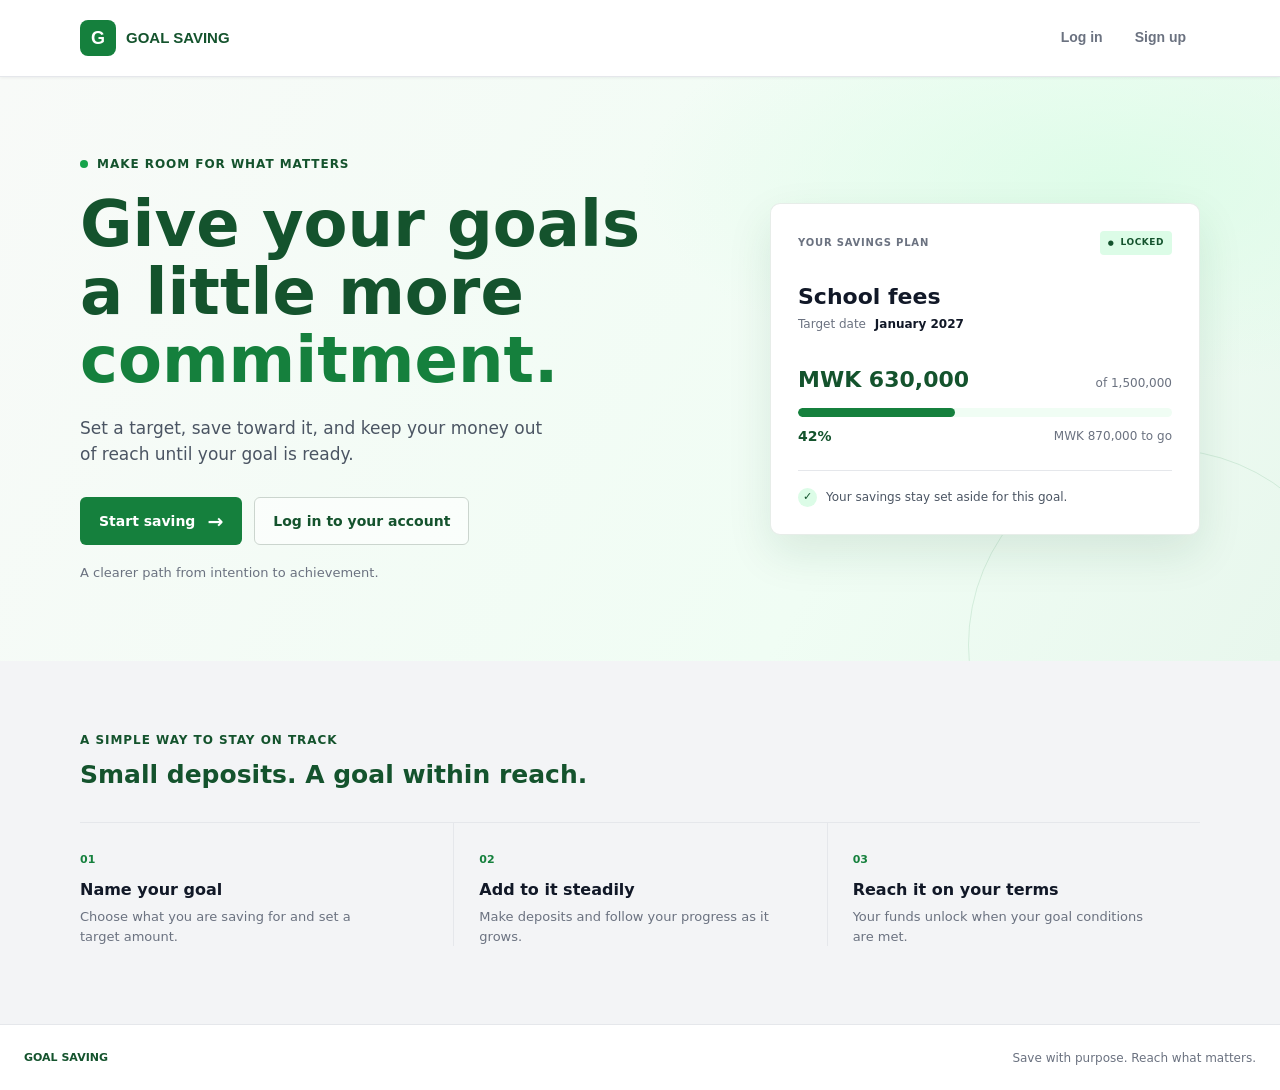
<file: pages/index.html>
<!doctype html>
<html lang="en">

<head>
    <meta charset="utf-8">
    <meta name="viewport" content="width=device-width, initial-scale=1">
    <meta name="description" content="Save with purpose by locking money toward the goals that matter to you.">
    <title>Goal Saving | Save with purpose</title>
    <link rel="stylesheet" href="../styles/landing.css">
    <link rel="stylesheet" href="../utils/navbar.css">
</head>

<body>
    <header class="app-navbar" data-mode="public">
        <div class="navbar-inner">
            <a class="navbar-brand" href="index.html" aria-label="Goal Saving home">
                <span class="navbar-brand-mark" aria-hidden="true">G</span>
                <span>GOAL SAVING</span>
            </a>
            <nav class="navbar-nav" aria-label="Account navigation">
                <a href="login.html">Log in</a>
                <a href="signup.html">Sign up</a>
            </nav>
        </div>
    </header>

    <main>
        <section class="hero">
            <div class="hero-copy">
                <p class="eyebrow"><span></span> Make room for what matters</p>
                <h1>Give your goals a little more <em>commitment.</em></h1>
                <p class="hero-description">Set a target, save toward it, and keep your money out of reach until your
                    goal is ready.</p>
                <div class="hero-actions">
                    <a class="button primary" href="signup.html">Start saving <span aria-hidden="true">&rarr;</span></a>
                    <a class="button secondary" href="login.html">Log in to your account</a>
                </div>
                <p class="hero-note">A clearer path from intention to achievement.</p>
            </div>

            <aside class="goal-preview" aria-label="Example savings goal">
                <div class="preview-topline">
                    <span class="preview-label">YOUR SAVINGS PLAN</span>
                    <span class="lock-indicator"><span aria-hidden="true">&#9679;</span> LOCKED</span>
                </div>
                <h2>School fees</h2>
                <p class="preview-date">Target date <strong>January 2027</strong></p>
                <div class="amount-row">
                    <span>MWK 630,000</span>
                    <span>of 1,500,000</span>
                </div>
                <div class="progress-track" role="img" aria-label="42 percent saved toward the school fees goal">
                    <span></span>
                </div>
                <div class="progress-caption"><strong>42%</strong><span>MWK 870,000 to go</span></div>
                <div class="preview-rule"><span aria-hidden="true">&#10003;</span> Your savings stay set aside for this
                    goal.</div>
            </aside>
        </section>

        <section class="how-it-works" aria-label="How goal saving works">
            <div class="section-heading">
                <p class="eyebrow">A simple way to stay on track</p>
                <h2>Small deposits. A goal within reach.</h2>
            </div>
            <div class="steps">
                <article class="step">
                    <span class="step-number">01</span>
                    <h3>Name your goal</h3>
                    <p>Choose what you are saving for and set a target amount.</p>
                </article>
                <article class="step">
                    <span class="step-number">02</span>
                    <h3>Add to it steadily</h3>
                    <p>Make deposits and follow your progress as it grows.</p>
                </article>
                <article class="step">
                    <span class="step-number">03</span>
                    <h3>Reach it on your terms</h3>
                    <p>Your funds unlock when your goal conditions are met.</p>
                </article>
            </div>
        </section>
    </main>

    <footer class="site-footer">
        <span class="footer-brand">GOAL SAVING</span>
        <span>Save with purpose. Reach what matters.</span>
    </footer>
</body>

</html>
</file>
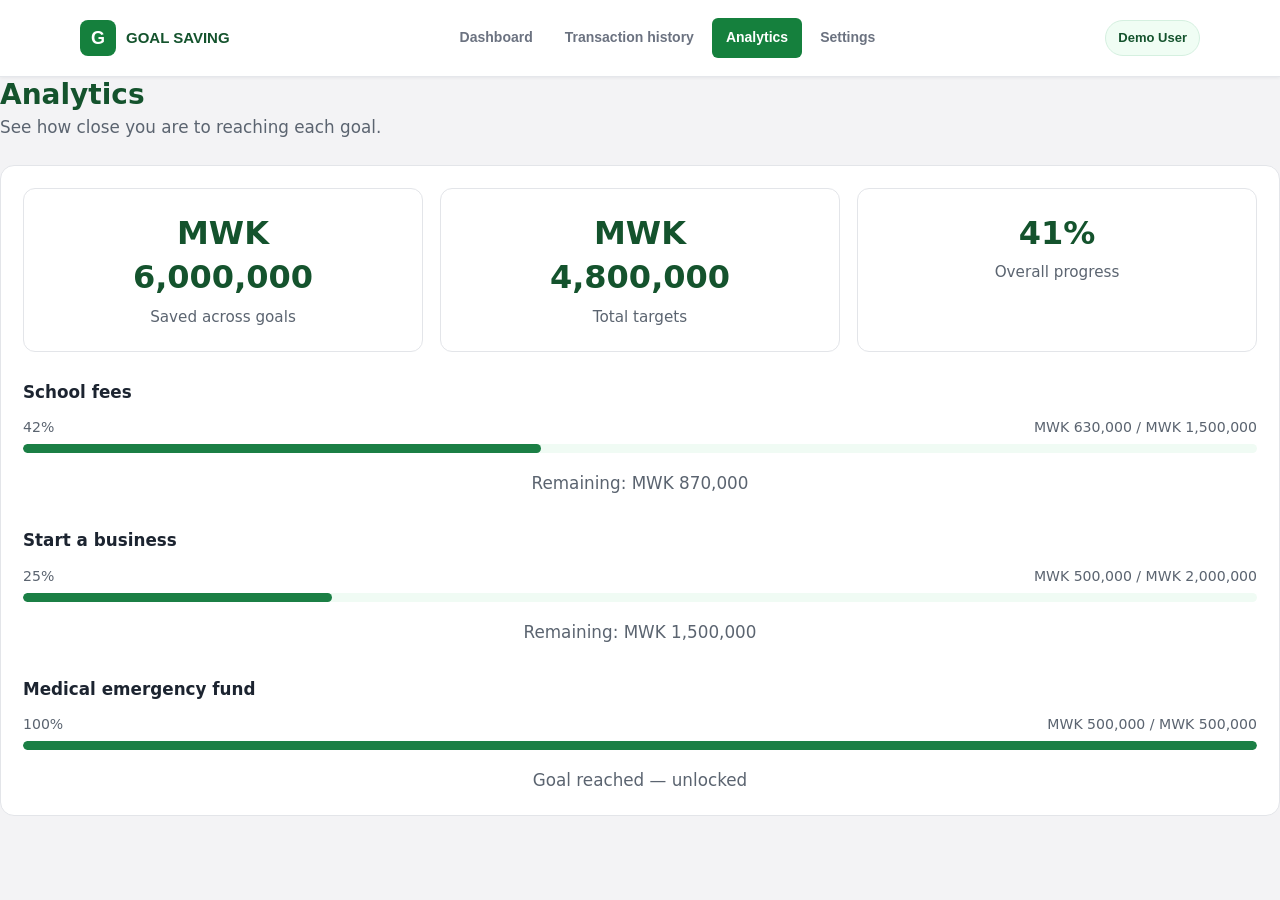
<file: pages/analytics.html>
<!DOCTYPE html>
<html lang="en">

<head>
  <meta charset="utf-8">
  <meta name="viewport" content="width=device-width, initial-scale=1">
  <title>Analytics - Goal Saving</title>
  <link rel="stylesheet" href="../styles/analytics.css">
  <link rel="stylesheet" href="../utils/navbar.css">
</head>

<body>

  <header class="app-navbar" data-mode="app">
    <div class="navbar-inner">
      <a class="navbar-brand" href="index.html" aria-label="Goal Saving home">
        <span class="navbar-brand-mark" aria-hidden="true">G</span>
        <span>GOAL SAVING</span>
      </a>
      <nav class="navbar-nav" aria-label="Main navigation">
        <a href="dashboard.html">Dashboard</a>
        <a href="transaction-records.html">Transaction history</a>
        <a href="analytics.html" class="is-active" aria-current="page">Analytics</a>
        <a href="settings.html">Settings</a>
      </nav>
      <span class="navbar-user">Demo User</span>
    </div>
  </header>


  <h1 class="page__title">Analytics</h1>
  <p class="page__intro">See how close you are to reaching each goal.</p>

  <section class="panel" aria-labelledby="goals-heading">
    <h2 id="goals-heading" class="visually-hidden">Goal progress overview</h2>

    <!-- Summary figures -->
    <dl class="summary">
      <div class="stat">
        <dt class="stat__label">Saved across goals</dt>
        <dd class="stat__value"><span>MWK</span> 6,000,000</dd>
      </div>
      <div class="stat">
        <dt class="stat__label">Total targets</dt>
        <dd class="stat__value"><span>MWK</span> 4,800,000</dd>
      </div>
      <div class="stat">
        <dt class="stat__label">Overall progress</dt>
        <dd class="stat__value">41%</dd>
      </div>
    </dl>

    <!-- One <li> per goal. Set --value to the percentage and keep aria-valuenow in sync. -->
    <ul class="goals">
      <li class="goal">
        <h3 class="goal__name">School fees</h3>
        <div class="goal__meta">
          <span>42%</span>
          <span>MWK 630,000 / MWK 1,500,000</span>
        </div>
        <div class="bar" role="progressbar" aria-label="School fees progress" aria-valuemin="0" aria-valuemax="100"
          aria-valuenow="42" style="--value:42%"></div>
        <p class="goal__note">Remaining: MWK 870,000</p>
      </li>

      <li class="goal">
        <h3 class="goal__name">Start a business</h3>
        <div class="goal__meta">
          <span>25%</span>
          <span>MWK 500,000 / MWK 2,000,000</span>
        </div>
        <div class="bar" role="progressbar" aria-label="Start a business progress" aria-valuemin="0" aria-valuemax="100"
          aria-valuenow="25" style="--value:25%"></div>
        <p class="goal__note">Remaining: MWK 1,500,000</p>
      </li>

      <li class="goal">
        <h3 class="goal__name">Medical emergency fund</h3>
        <div class="goal__meta">
          <span>100%</span>
          <span>MWK 500,000 / MWK 500,000</span>
        </div>
        <div class="bar" role="progressbar" aria-label="Medical emergency fund progress" aria-valuemin="0"
          aria-valuemax="100" aria-valuenow="100" style="--value:100%"></div>
        <p class="goal__note">Goal reached &mdash; unlocked</p>
      </li>
    </ul>
  </section>
  </main>

</body>

</html>
</file>
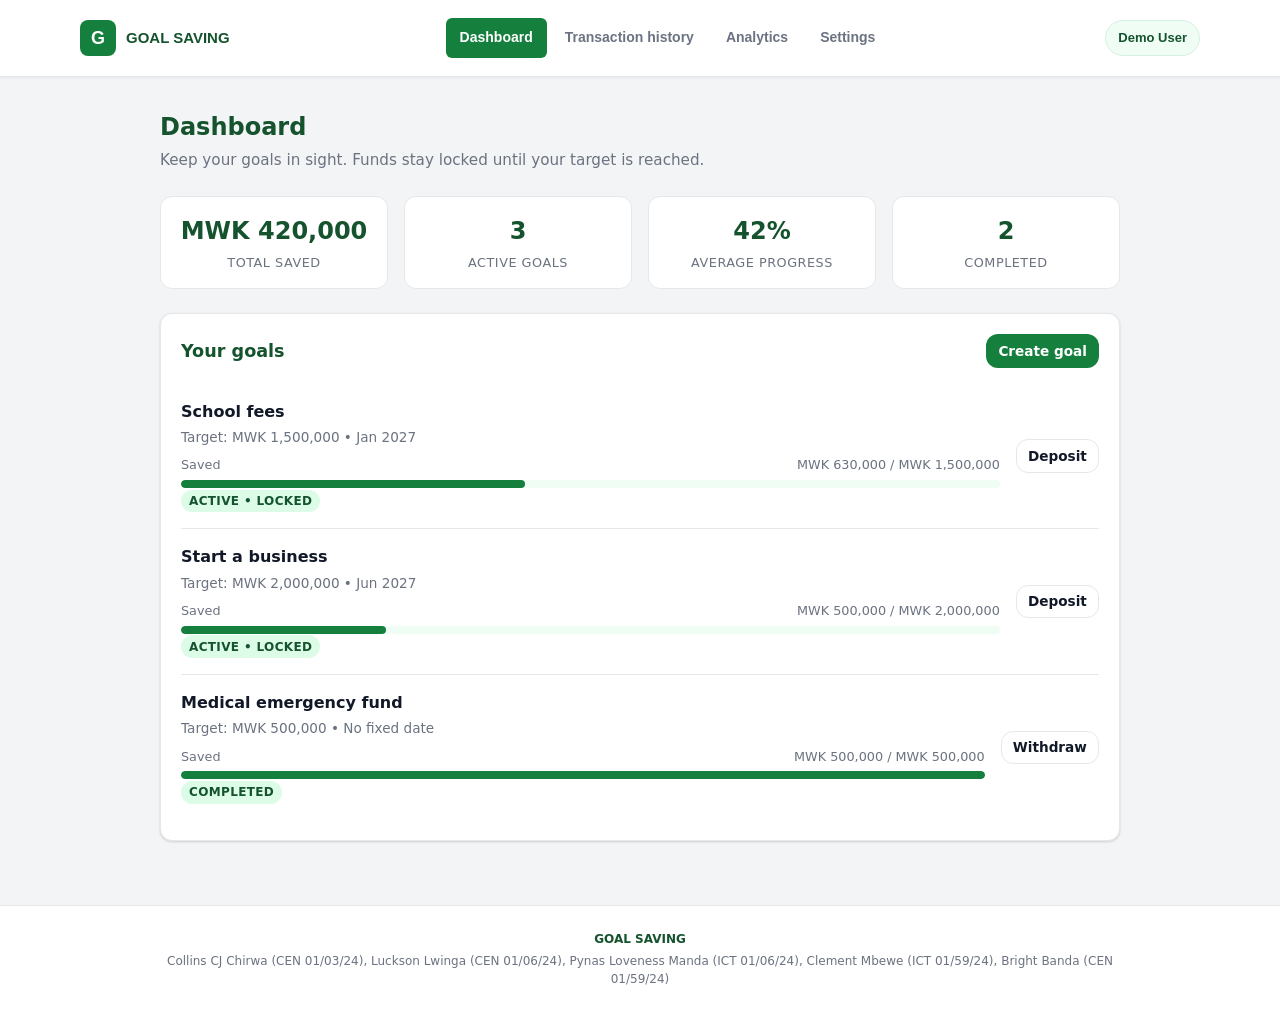
<file: pages/dashboard.html>
<!DOCTYPE html>
<html lang="en">

<head>
    <meta charset="UTF-8">
    <meta name="viewport" content="width=device-width, initial-scale=1.0">
    <title>Dashboard &bull; GOAL SAVING</title>
    <link rel="stylesheet" href="../styles/dashboard.css">
    <link rel="stylesheet" href="../utils/navbar.css">
</head>

<body>
    <header class="app-navbar" data-mode="app">
        <div class="navbar-inner">
            <a class="navbar-brand" href="index.html" aria-label="Goal Saving home">
                <span class="navbar-brand-mark" aria-hidden="true">G</span>
                <span>GOAL SAVING</span>
            </a>
            <nav class="navbar-nav" aria-label="Main navigation">
                <a href="dashboard.html" class="is-active" aria-current="page">Dashboard</a>
                <a href="transaction-records.html">Transaction history</a>
                <a href="analytics.html">Analytics</a>
                <a href="settings.html">Settings</a>
            </nav>
            <span class="navbar-user">Demo User</span>
        </div>
    </header>

    <main class="wrap">
        <header class="page-header">
            <h1>Dashboard</h1>
            <p>Keep your goals in sight. Funds stay locked until your target is reached.</p>
        </header>

        <div class="card-grid">
            <div class="stat green">
                <div class="value">MWK 420,000</div>
                <div class="label">Total saved</div>
            </div>
            <div class="stat green">
                <div class="value">3</div>
                <div class="label">Active goals</div>
            </div>
            <div class="stat green">
                <div class="value">42%</div>
                <div class="label">Average progress</div>
            </div>
            <div class="stat green">
                <div class="value">2</div>
                <div class="label">Completed</div>
            </div>
        </div>

        <div class="card">
            <div style="display:flex;justify-content:space-between;align-items:center;margin-bottom:1rem;">
                <h2 style="font-size:1.1rem;color:var(--green-dark);">Your goals</h2>
                <button class="btn small">Create goal</button>
            </div>

            <article class="goal-card">
                <div class="goal-info">
                    <h3>School fees</h3>
                    <div class="meta">Target: MWK 1,500,000 &bull; Jan 2027</div>
                    <div class="progress-wrap">
                        <div class="progress-label"><span>Saved</span><span>MWK 630,000 / MWK 1,500,000</span></div>
                        <div class="progress">
                            <div class="progress-bar" style="width:42%"></div>
                        </div>
                    </div>
                    <span class="badge active">Active &bull; Locked</span>
                </div>
                <div class="goal-actions">
                    <button class="btn small secondary">Deposit</button>
                </div>
            </article>

            <article class="goal-card">
                <div class="goal-info">
                    <h3>Start a business</h3>
                    <div class="meta">Target: MWK 2,000,000 &bull; Jun 2027</div>
                    <div class="progress-wrap">
                        <div class="progress-label"><span>Saved</span><span>MWK 500,000 / MWK 2,000,000</span></div>
                        <div class="progress">
                            <div class="progress-bar" style="width:25%"></div>
                        </div>
                    </div>
                    <span class="badge active">Active &bull; Locked</span>
                </div>
                <div class="goal-actions">
                    <button class="btn small secondary">Deposit</button>
                </div>
            </article>

            <article class="goal-card">
                <div class="goal-info">
                    <h3>Medical emergency fund</h3>
                    <div class="meta">Target: MWK 500,000 &bull; No fixed date</div>
                    <div class="progress-wrap">
                        <div class="progress-label"><span>Saved</span><span>MWK 500,000 / MWK 500,000</span></div>
                        <div class="progress">
                            <div class="progress-bar" style="width:100%"></div>
                        </div>
                    </div>
                    <span class="badge done">Completed</span>
                </div>
                <div class="goal-actions">
                    <button class="btn small secondary">Withdraw</button>
                </div>
            </article>
        </div>
    </main>

    <footer class="footer">
        <div class="footer-inner">
            <span class="title">GOAL SAVING</span>
            Collins CJ Chirwa (CEN 01/03/24), Luckson Lwinga (CEN 01/06/24), Pynas Loveness Manda (ICT 01/06/24),
            Clement Mbewe (ICT 01/59/24), Bright Banda (CEN 01/59/24)
        </div>
    </footer>
</body>

</html>
</file>
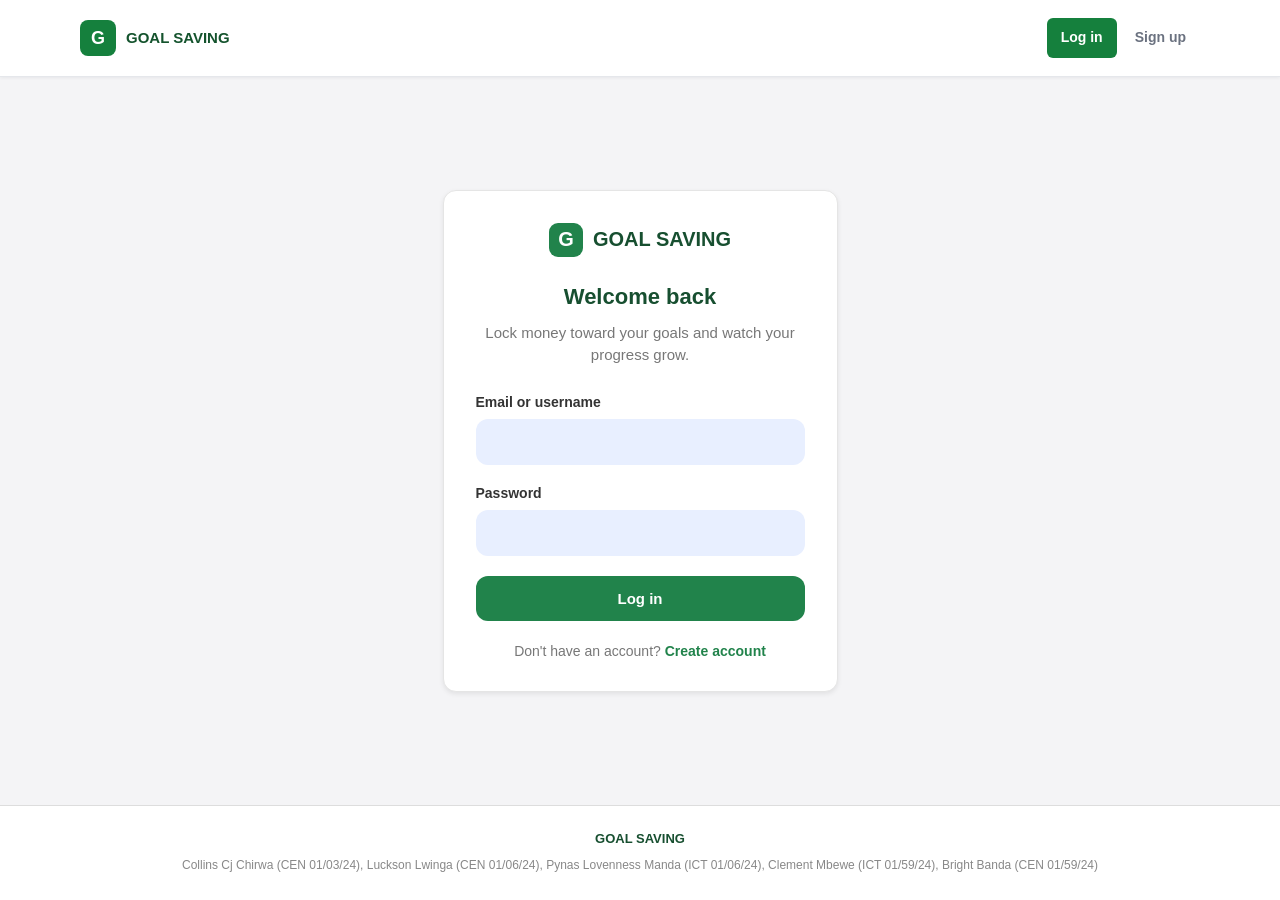
<file: pages/login.html>
<!DOCTYPE html>
<html lang="en">

<head>
    <meta charset="UTF-8">
    <meta name="viewport" content="width=device-width, initial-scale=1.0">
    <title>Goal Saving - Login</title>
    <link rel="stylesheet" href="../styles/login.css">
    <link rel="stylesheet" href="../utils/navbar.css">
</head>

<body>

    <header class="app-navbar" data-mode="public">
        <div class="navbar-inner">
            <a class="navbar-brand" href="index.html" aria-label="Goal Saving home">
                <span class="navbar-brand-mark" aria-hidden="true">G</span>
                <span>GOAL SAVING</span>
            </a>
            <nav class="navbar-nav" aria-label="Account navigation">
                <a href="login.html" class="is-active" aria-current="page">Log in</a>
                <a href="signup.html">Sign up</a>
            </nav>
        </div>
    </header>

    <!-- Main Login Section -->
    <main class="main-container">

        <div class="login-card">

            <div class="card-logo">
                <span class="logo-icon">G</span>
                <span>GOAL SAVING</span>
            </div>

            <h2>Welcome back</h2>

            <p class="description">
                Lock money toward your goals and watch
                your progress grow.
            </p>

            <!-- Login Form -->
            <form action="dashboard.html" method="GET">

                <div class="form-group">
                    <label for="email">Email or username</label>
                    <input type="text" id="email" name="email" required>
                </div>

                <div class="form-group">
                    <label for="password">Password</label>
                    <input type="password" id="password" name="password" required>
                </div>

                <button type="submit" class="login-button">
                    Log in
                </button>

            </form>
            <p class="signup-text">
                Don't have an account?
                <a href="signup.html">Create account</a>
            </p>

        </div>

    </main>

    <!-- Footer -->
    <footer>
        <h4>GOAL SAVING</h4>

        <p>
            Collins Cj Chirwa (CEN 01/03/24),
            Luckson Lwinga (CEN 01/06/24),
            Pynas Lovenness Manda (ICT 01/06/24),
            Clement Mbewe (ICT 01/59/24),
            Bright Banda (CEN 01/59/24)
        </p>
    </footer>

</body>

</html>
</file>
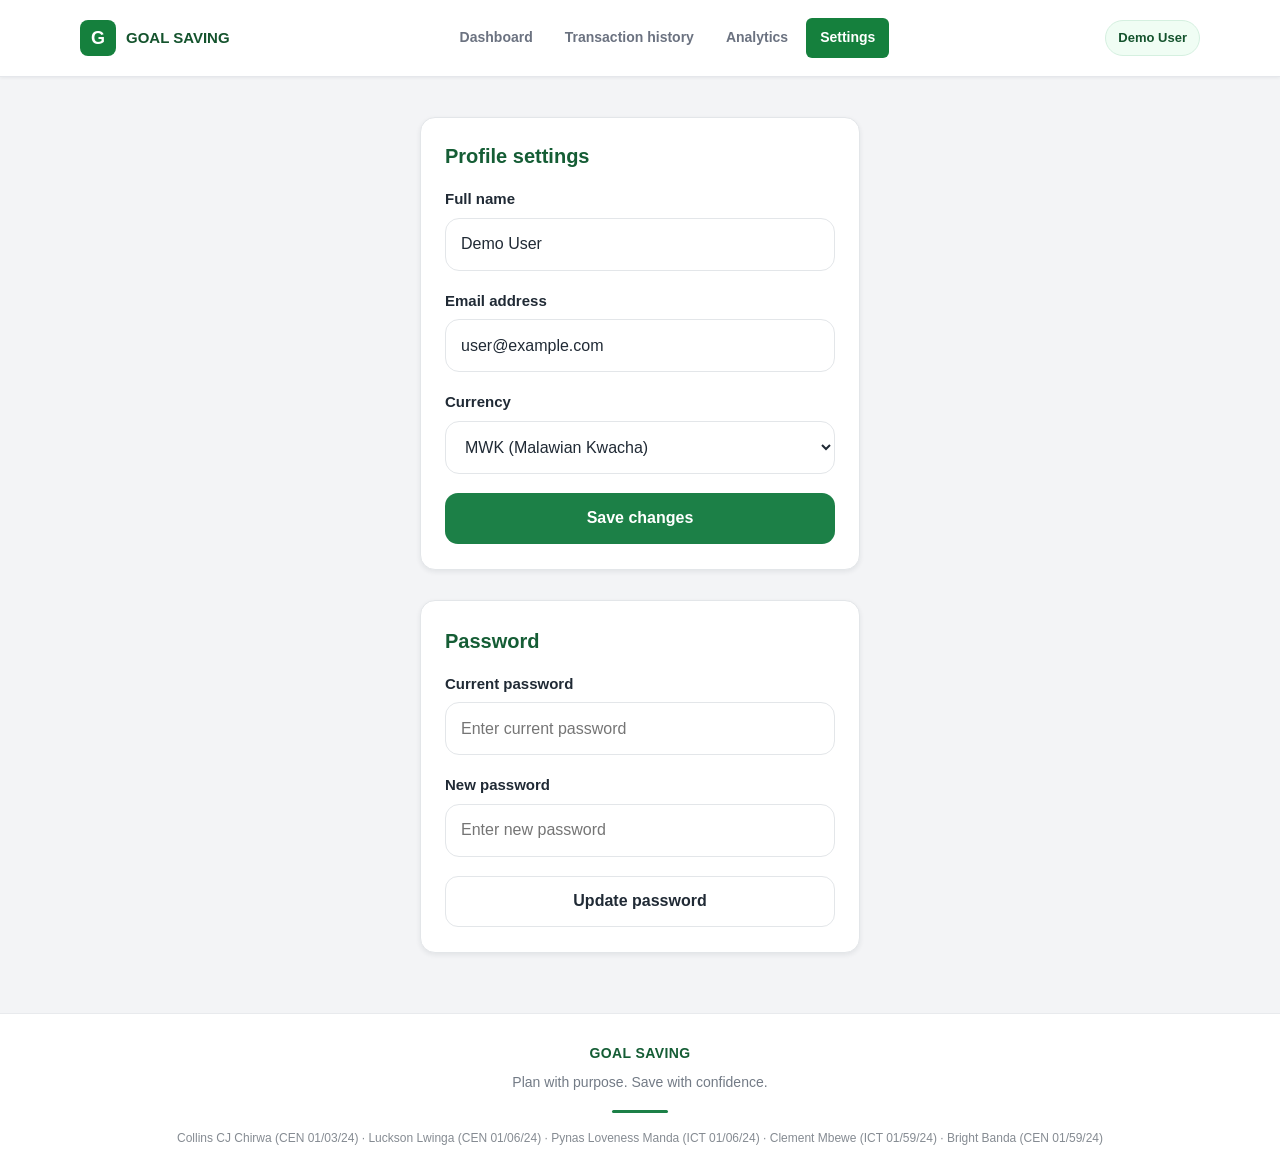
<file: pages/settings.html>
<!doctype html>
<html lang="en">

<head>
  <meta charset="utf-8">
  <meta name="viewport" content="width=device-width, initial-scale=1">
  <title>Goal Saving | Settings</title>
  <link rel="stylesheet" href="../styles/navbarAndFooterStyle.css">
  <link rel="stylesheet" href="../styles/settings.css">
  <link rel="stylesheet" href="../utils/navbar.css">
</head>

<body>
  <header class="app-navbar" data-mode="app">
    <div class="navbar-inner">
      <a class="navbar-brand" href="index.html" aria-label="Goal Saving home">
        <span class="navbar-brand-mark" aria-hidden="true">G</span>
        <span>GOAL SAVING</span>
      </a>
      <nav class="navbar-nav" aria-label="Main navigation">
        <a href="dashboard.html">Dashboard</a>
        <a href="transaction-records.html">Transaction history</a>
        <a href="analytics.html">Analytics</a>
        <a href="settings.html" class="is-active" aria-current="page">Settings</a>
      </nav>
      <span class="navbar-user">Demo User</span>
    </div>
  </header>

  <main class="settings-main">
    <div class="settings-stack">
      <section class="settings-card" aria-labelledby="profile-title">
        <h1 id="profile-title">Profile settings</h1>
        <form action="#" method="post">
          <div class="form-field">
            <label for="full-name">Full name</label>
            <input id="full-name" name="full_name" type="text" value="Demo User" autocomplete="name">
          </div>
          <div class="form-field">
            <label for="email">Email address</label>
            <input id="email" name="email" type="email" value="user@example.com" autocomplete="email">
          </div>
          <div class="form-field">
            <label for="currency">Currency</label>
            <select id="currency" name="currency">
              <option selected>MWK (Malawian Kwacha)</option>
              <option>USD (US Dollar)</option>
              <option>ZAR (South African Rand)</option>
              <option>GBP (British Pound)</option>
            </select>
          </div>
          <button class="primary-button" type="submit">Save changes</button>
        </form>
      </section>

      <section class="settings-card password-card" aria-labelledby="password-title">
        <h2 id="password-title">Password</h2>
        <form action="#" method="post">
          <div class="form-field">
            <label for="current-password">Current password</label>
            <input id="current-password" name="current_password" type="password" placeholder="Enter current password"
              autocomplete="current-password">
          </div>
          <div class="form-field">
            <label for="new-password">New password</label>
            <input id="new-password" name="new_password" type="password" placeholder="Enter new password"
              autocomplete="new-password">
          </div>
          <button class="secondary-button" type="submit">Update password</button>
        </form>
      </section>
    </div>
  </main>

  <footer class="site-footer">
    <div class="footer-inner">
      <a class="footer-brand" href="dashboard.html">GOAL SAVING</a>
      <p class="footer-tagline">Plan with purpose. Save with confidence.</p>
      <div class="footer-divider"></div>
      <p class="team-credit">Collins CJ Chirwa (CEN 01/03/24) · Luckson Lwinga (CEN 01/06/24) · Pynas Loveness Manda
        (ICT 01/06/24) · Clement Mbewe (ICT 01/59/24) · Bright Banda (CEN 01/59/24)</p>
    </div>
  </footer>
</body>

</html>
</file>
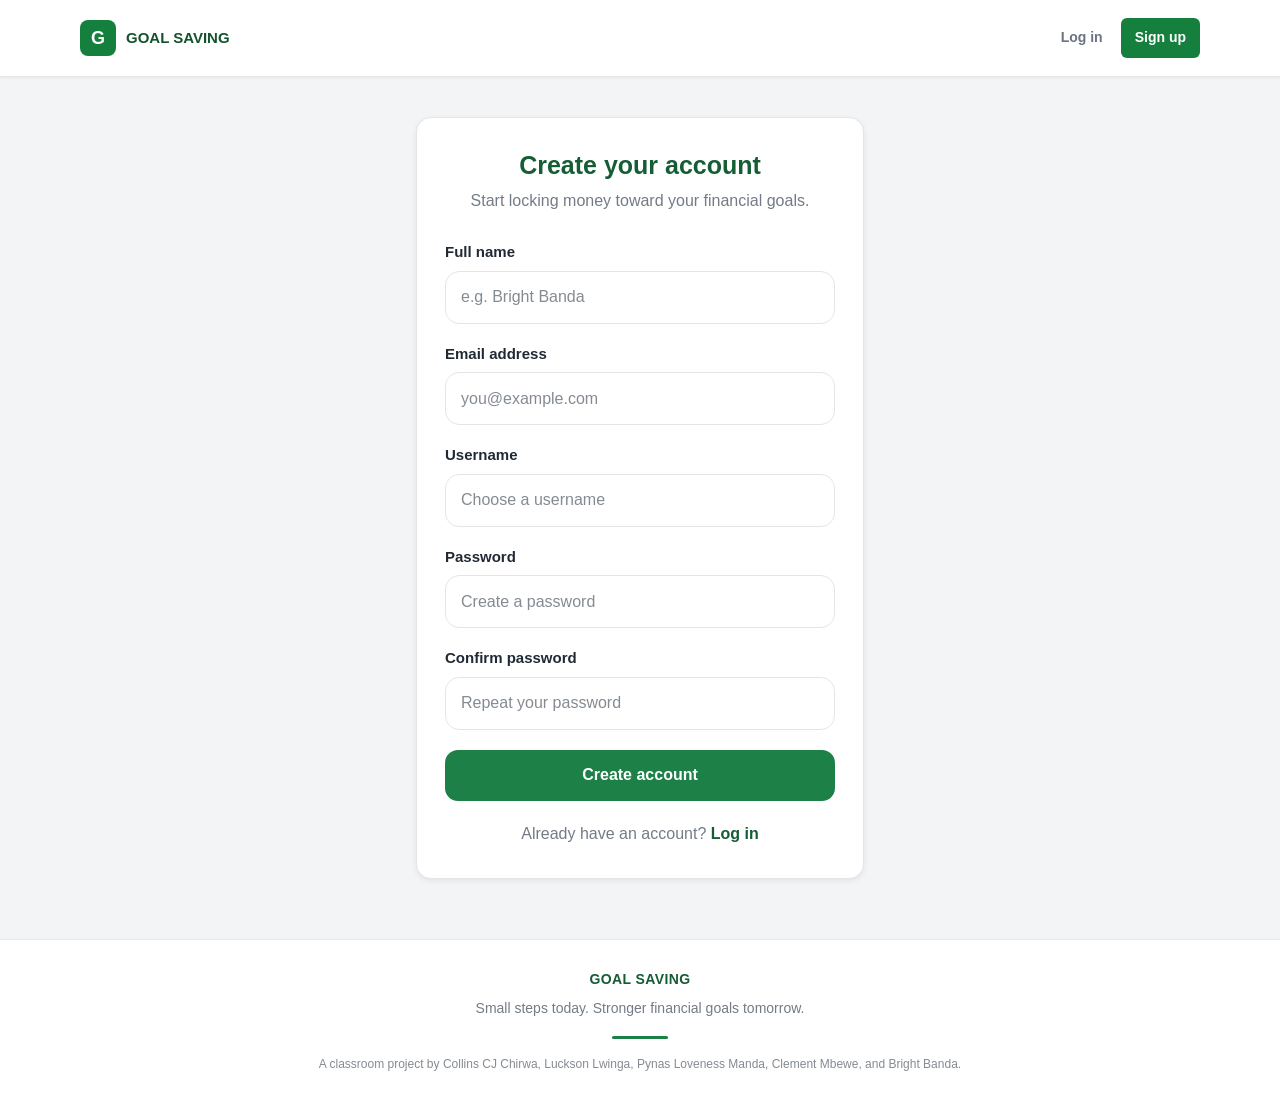
<file: pages/signup.html>
<!doctype html>
<html lang="en">

<head>
  <meta charset="utf-8">
  <meta name="viewport" content="width=device-width, initial-scale=1">
  <title>Goal Saving | Sign up</title>
  <link rel="stylesheet" href="../styles/navbarAndFooterStyle.css">
  <link rel="stylesheet" href="../styles/signup.css">
  <link rel="stylesheet" href="../utils/navbar.css">

</head>

<body>
  <header class="app-navbar" data-mode="public">
    <div class="navbar-inner">
      <a class="navbar-brand" href="index.html" aria-label="Goal Saving home">
        <span class="navbar-brand-mark" aria-hidden="true">G</span>
        <span>GOAL SAVING</span>
      </a>
      <nav class="navbar-nav" aria-label="Account navigation">
        <a href="login.html">Log in</a>
        <a href="signup.html" class="is-active" aria-current="page">Sign up</a>
      </nav>
    </div>
  </header>

  <main class="page-main">
    <section class="auth-card" aria-labelledby="signup-title">
      <div class="card-heading">
        <h1 id="signup-title">Create your account</h1>
        <p>Start locking money toward your financial goals.</p>
      </div>

      <form action="dashboard.html" method="get">
        <div class="form-field">
          <label for="full-name">Full name</label>
          <input id="full-name" name="full_name" type="text" placeholder="e.g. Bright Banda" autocomplete="name"
            required>
        </div>
        <div class="form-field">
          <label for="email">Email address</label>
          <input id="email" name="email" type="email" placeholder="you@example.com" autocomplete="email" required>
        </div>
        <div class="form-field">
          <label for="username">Username</label>
          <input id="username" name="username" type="text" placeholder="Choose a username" autocomplete="username"
            required>
        </div>
        <div class="form-field">
          <label for="password">Password</label>
          <input id="password" name="password" type="password" placeholder="Create a password"
            autocomplete="new-password" required>
        </div>
        <div class="form-field">
          <label for="confirm-password">Confirm password</label>
          <input id="confirm-password" name="confirm_password" type="password" placeholder="Repeat your password"
            autocomplete="new-password" required>
        </div>
        <button class="primary-button" type="submit">Create account</button>
      </form>

      <p class="card-bottom">Already have an account? <a href="login.html">Log in</a></p>
    </section>
  </main>

  <footer class="site-footer">
    <div class="footer-inner">
      <a class="footer-brand" href="signup.html">GOAL SAVING</a>
      <p class="footer-tagline">Small steps today. Stronger financial goals tomorrow.</p>
      <div class="footer-divider"></div>
      <p class="team-credit">A classroom project by Collins CJ Chirwa, Luckson Lwinga, Pynas Loveness Manda, Clement
        Mbewe, and Bright Banda.</p>
    </div>
  </footer>
</body>

</html>
</file>
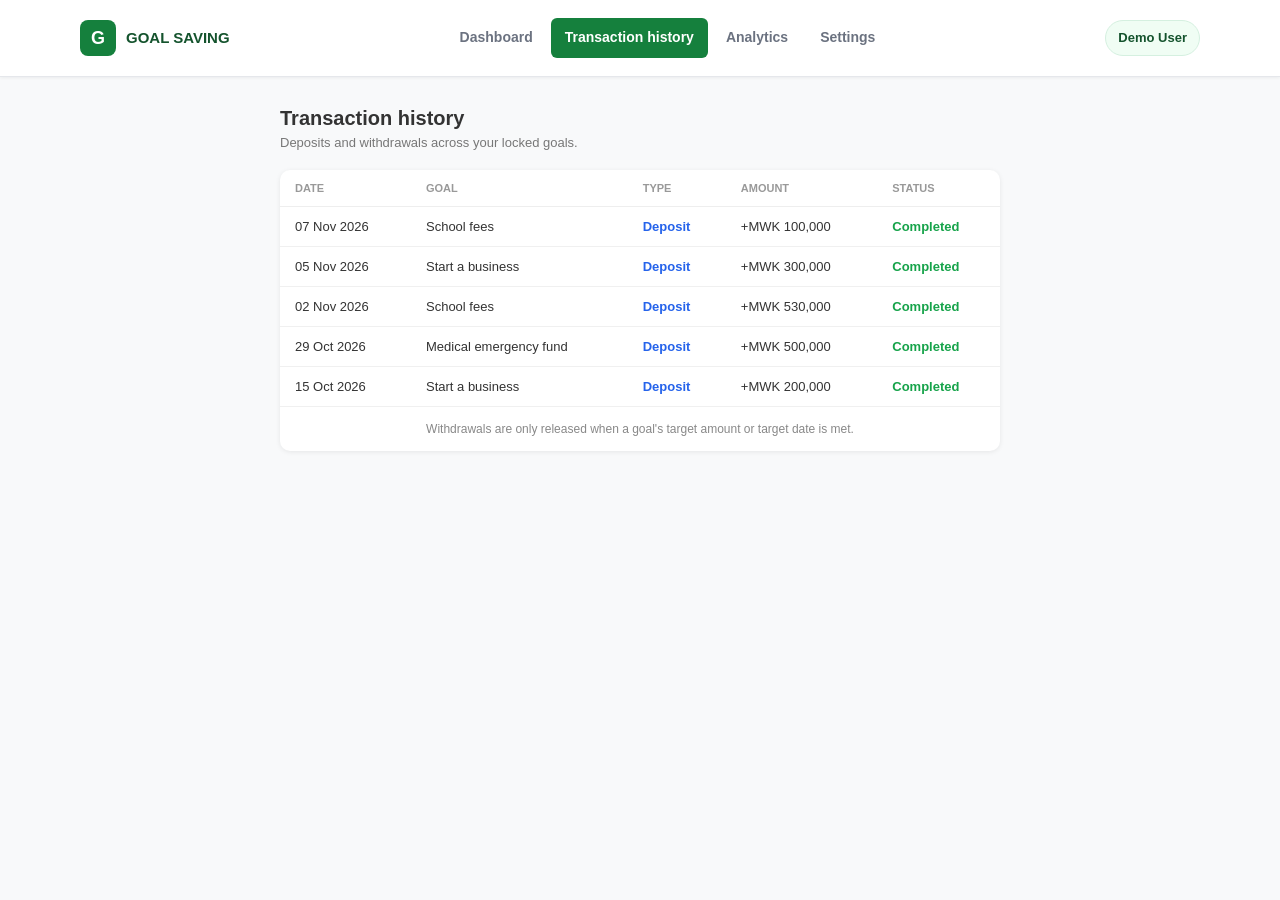
<file: pages/transaction-records.html>
<!DOCTYPE html>
<html lang="en">

<head>
  <meta charset="UTF-8">
  <meta name="viewport" content="width=device-width, initial-scale=1.0">
  <title>Goal Saving - Transaction History</title>
  <link rel="stylesheet" href="../styles/transaction-records.css">
  <link rel="stylesheet" href="../utils/navbar.css">

</head>

<body>

  <header class="app-navbar" data-mode="app">
    <div class="navbar-inner">
      <a class="navbar-brand" href="index.html" aria-label="Goal Saving home">
        <span class="navbar-brand-mark" aria-hidden="true">G</span>
        <span>GOAL SAVING</span>
      </a>
      <nav class="navbar-nav" aria-label="Main navigation">
        <a href="dashboard.html">Dashboard</a>
        <a href="transaction-records.html" class="is-active" aria-current="page">Transaction history</a>
        <a href="analytics.html">Analytics</a>
        <a href="settings.html">Settings</a>
      </nav>
      <span class="navbar-user">Demo User</span>
    </div>
  </header>

  <main>
    <h2>Transaction history</h2>
    <p class="subtitle">Deposits and withdrawals across your locked goals.</p>

    <div class="card">
      <table>
        <tr>
          <th>Date</th>
          <th>Goal</th>
          <th>Type</th>
          <th>Amount</th>
          <th>Status</th>
        </tr>
        <tr>
          <td>07 Nov 2026</td>
          <td>School fees</td>
          <td class="type">Deposit</td>
          <td>+MWK 100,000</td>
          <td class="status">Completed</td>
        </tr>
        <tr>
          <td>05 Nov 2026</td>
          <td>Start a business</td>
          <td class="type">Deposit</td>
          <td>+MWK 300,000</td>
          <td class="status">Completed</td>
        </tr>
        <tr>
          <td>02 Nov 2026</td>
          <td>School fees</td>
          <td class="type">Deposit</td>
          <td>+MWK 530,000</td>
          <td class="status">Completed</td>
        </tr>
        <tr>
          <td>29 Oct 2026</td>
          <td>Medical emergency fund</td>
          <td class="type">Deposit</td>
          <td>+MWK 500,000</td>
          <td class="status">Completed</td>
        </tr>
        <tr>
          <td>15 Oct 2026</td>
          <td>Start a business</td>
          <td class="type">Deposit</td>
          <td>+MWK 200,000</td>
          <td class="status">Completed</td>
        </tr>
      </table>
      <p class="note">Withdrawals are only released when a goal's target amount or target date is met.</p>
    </div>
  </main>

</body>

</html>
</file>
<file: styles/landing.css>
:root {
    --green-dark: #14532d;
    --green: #15803d;
    --green-bright: #16a34a;
    --green-light: #dcfce7;
    --green-bg: #f0fdf4;
    --ink: #111827;
    --muted: #6b7280;
    --bg: #f3f4f6;
    --white: #ffffff;
    --border: #e5e7eb;
}

* {
    box-sizing: border-box;
}

html {
    min-width: 320px;
    color: var(--ink);
    background: var(--bg);
    font-family: ui-sans-serif, system-ui, -apple-system, BlinkMacSystemFont, "Segoe UI", sans-serif;
    line-height: 1.5;
    -webkit-font-smoothing: antialiased;
}

body {
    min-height: 100vh;
    margin: 0;
    display: flex;
    flex-direction: column;
}

a {
    color: inherit;
    text-decoration: none;
}

.topbar {
    background: var(--white);
    border-bottom: 1px solid var(--border);
}

.topbar-inner {
    width: min(1120px, calc(100% - 48px));
    min-height: 76px;
    margin: 0 auto;
    display: flex;
    align-items: center;
    justify-content: space-between;
}

.brand {
    display: inline-flex;
    align-items: center;
    gap: 10px;
    color: var(--green-dark);
    font-size: 15px;
    font-weight: 850;
}

.brand-mark {
    width: 34px;
    aspect-ratio: 1;
    display: grid;
    place-items: center;
    border-radius: 8px;
    color: var(--white);
    background: var(--green);
    font-size: 18px;
}

.account-nav {
    display: flex;
    align-items: center;
    gap: 24px;
    font-size: 14px;
    font-weight: 650;
}

.login-link {
    color: var(--green-dark);
}

.signup-link {
    padding: 10px 17px;
    border-radius: 6px;
    color: var(--white);
    background: var(--green);
}

.signup-link:hover,
.button.primary:hover {
    background: var(--green-dark);
}

main {
    flex: 1;
}

.hero {
    position: relative;
    overflow: hidden;
    display: grid;
    grid-template-columns: minmax(0, 1fr) minmax(320px, 430px);
    align-items: center;
    gap: clamp(40px, 8vw, 110px);
    min-height: 580px;
    padding: 78px max(24px, calc((100vw - 1120px) / 2));
    background:
        radial-gradient(ellipse at 87% 18%, rgba(220, 252, 231, 0.9), transparent 30%),
        linear-gradient(120deg, #f8faf8 0%, #f0fdf4 68%, #e8f7ed 100%);
}

.hero::after {
    position: absolute;
    right: -80px;
    bottom: -180px;
    width: 390px;
    aspect-ratio: 1;
    border: 1px solid rgba(21, 128, 61, 0.12);
    border-radius: 50%;
    content: "";
    pointer-events: none;
}

.hero-copy {
    position: relative;
    z-index: 1;
    max-width: 590px;
    animation: rise-in 650ms ease-out both;
}

.eyebrow {
    margin: 0 0 18px;
    color: var(--green-dark);
    font-size: 12px;
    font-weight: 800;
    letter-spacing: 0.08em;
    text-transform: uppercase;
}

.hero-copy .eyebrow {
    display: flex;
    align-items: center;
    gap: 9px;
}

.hero-copy .eyebrow span {
    width: 8px;
    aspect-ratio: 1;
    border-radius: 50%;
    background: var(--green-bright);
}

.hero h1 {
    max-width: 590px;
    margin: 0;
    color: var(--green-dark);
    font-size: clamp(42px, 5vw, 64px);
    line-height: 1.06;
    font-weight: 800;
}

.hero h1 em {
    color: var(--green);
    font-style: normal;
}

.hero-description {
    max-width: 480px;
    margin: 22px 0 0;
    color: #4b5563;
    font-size: 17px;
}

.hero-actions {
    display: flex;
    flex-wrap: wrap;
    gap: 12px;
    margin-top: 30px;
}

.button {
    min-height: 48px;
    padding: 0 18px;
    display: inline-flex;
    align-items: center;
    justify-content: center;
    gap: 12px;
    border: 1px solid transparent;
    border-radius: 6px;
    font-size: 14px;
    font-weight: 700;
    transition: background-color 140ms ease, border-color 140ms ease;
}

.button.primary {
    color: var(--white);
    background: var(--green);
}

.button.primary span {
    font-size: 19px;
    line-height: 1;
}

.button.secondary {
    border-color: #cbd5ce;
    color: var(--green-dark);
    background: rgba(255, 255, 255, 0.55);
}

.button.secondary:hover {
    border-color: var(--green);
    background: var(--white);
}

.hero-note {
    margin: 18px 0 0;
    color: var(--muted);
    font-size: 13px;
}

.goal-preview {
    position: relative;
    z-index: 1;
    width: 100%;
    padding: 27px;
    border: 1px solid rgba(20, 83, 45, 0.1);
    border-radius: 10px;
    background: var(--white);
    box-shadow: 0 18px 45px rgba(20, 83, 45, 0.11);
    animation: rise-in 700ms 100ms ease-out both;
}

.preview-topline,
.amount-row,
.progress-caption {
    display: flex;
    align-items: center;
    justify-content: space-between;
    gap: 12px;
}

.preview-label {
    color: var(--muted);
    font-size: 10px;
    font-weight: 800;
    letter-spacing: 0.08em;
}

.lock-indicator {
    display: inline-flex;
    align-items: center;
    gap: 6px;
    padding: 5px 8px;
    border-radius: 4px;
    color: var(--green-dark);
    background: var(--green-light);
    font-size: 9px;
    font-weight: 800;
    letter-spacing: 0.06em;
}

.lock-indicator span {
    font-size: 7px;
}

.goal-preview h2 {
    margin: 25px 0 2px;
    color: var(--ink);
    font-size: 22px;
}

.preview-date {
    margin: 0;
    color: var(--muted);
    font-size: 12px;
}

.preview-date strong {
    margin-left: 5px;
    color: var(--ink);
    font-weight: 650;
}

.amount-row {
    align-items: baseline;
    margin-top: 30px;
}

.amount-row span:first-child {
    color: var(--green-dark);
    font-size: 22px;
    font-weight: 800;
}

.amount-row span:last-child {
    color: var(--muted);
    font-size: 12px;
}

.progress-track {
    height: 9px;
    margin-top: 12px;
    overflow: hidden;
    border-radius: 99px;
    background: var(--green-bg);
}

.progress-track span {
    display: block;
    width: 42%;
    height: 100%;
    border-radius: inherit;
    background: var(--green);
}

.progress-caption {
    margin-top: 9px;
    font-size: 12px;
}

.progress-caption strong {
    color: var(--green-dark);
    font-size: 14px;
}

.progress-caption span {
    color: var(--muted);
}

.preview-rule {
    margin-top: 23px;
    padding-top: 17px;
    display: flex;
    align-items: center;
    gap: 9px;
    border-top: 1px solid var(--border);
    color: #4b5563;
    font-size: 12px;
}

.preview-rule span {
    width: 19px;
    aspect-ratio: 1;
    display: grid;
    place-items: center;
    border-radius: 50%;
    color: var(--green-dark);
    background: var(--green-light);
    font-size: 11px;
    font-weight: 800;
}

.how-it-works {
    width: min(1120px, calc(100% - 48px));
    margin: 0 auto;
    padding: 70px 0 78px;
}

.section-heading {
    margin-bottom: 29px;
}

.section-heading .eyebrow {
    margin-bottom: 7px;
}

.section-heading h2 {
    margin: 0;
    color: var(--green-dark);
    font-size: 25px;
}

.steps {
    display: grid;
    grid-template-columns: repeat(3, 1fr);
    border-top: 1px solid var(--border);
}

.step {
    padding: 23px 26px 0 0;
}

.step+.step {
    padding-left: 25px;
    border-left: 1px solid var(--border);
}

.step-number {
    color: var(--green);
    font-size: 11px;
    font-weight: 800;
}

.step h3 {
    margin: 8px 0 5px;
    color: var(--ink);
    font-size: 16px;
}

.step p {
    max-width: 300px;
    margin: 0;
    color: var(--muted);
    font-size: 13px;
}

.site-footer {
    min-height: 66px;
    padding: 16px 24px;
    display: flex;
    align-items: center;
    justify-content: space-between;
    gap: 14px;
    border-top: 1px solid var(--border);
    color: var(--muted);
    background: var(--white);
    font-size: 12px;
}

.footer-brand {
    color: var(--green-dark);
    font-size: 11px;
    font-weight: 850;
}

@keyframes rise-in {
    from {
        opacity: 0;
        transform: translateY(12px);
    }

    to {
        opacity: 1;
        transform: translateY(0);
    }
}

@media (max-width: 760px) {
    .hero {
        grid-template-columns: 1fr;
        gap: 40px;
        padding: 66px 24px 54px;
    }

    .hero-copy {
        max-width: 610px;
    }

    .goal-preview {
        max-width: 500px;
    }

    .how-it-works {
        padding: 52px 0 60px;
    }
}

@media (max-width: 520px) {

    .topbar-inner,
    .how-it-works {
        width: calc(100% - 36px);
    }

    .topbar-inner {
        min-height: 66px;
    }

    .account-nav {
        gap: 15px;
    }

    .signup-link {
        padding: 9px 12px;
    }

    .hero {
        padding: 52px 18px 42px;
    }

    .hero h1 {
        font-size: 42px;
    }

    .hero-description {
        font-size: 15px;
    }

    .hero-actions {
        align-items: stretch;
        flex-direction: column;
    }

    .goal-preview {
        padding: 21px;
    }

    .steps {
        grid-template-columns: 1fr;
    }

    .step,
    .step+.step {
        padding: 19px 0;
        border-left: 0;
        border-bottom: 1px solid var(--border);
    }

    .site-footer {
        align-items: flex-start;
        flex-direction: column;
        padding-inline: 18px;
    }
}

@media (prefers-reduced-motion: reduce) {

    *,
    *::before,
    *::after {
        animation-duration: 0.01ms !important;
        transition-duration: 0.01ms !important;
    }
}
</file>
<file: utils/navbar.css>
:root {
    --navbar-green-dark: #14532d;
    --navbar-green: #15803d;
    --navbar-green-light: #dcfce7;
    --navbar-muted: #6b7280;
    --navbar-border: #e5e7eb;
    --navbar-white: #ffffff;
    --navbar-font: Arial, Helvetica, sans-serif;
}

/* Page stylesheets set fonts on * and body, so these are set here to keep the navbar the same on every page. */
.app-navbar,
.app-navbar * {
    box-sizing: border-box;
    font-family: var(--navbar-font);
}

.app-navbar {
    position: relative;
    z-index: 20;
    width: 100%;
    border-bottom: 1px solid var(--navbar-border);
    background: var(--navbar-white);
    box-shadow: 0 1px 3px rgba(20, 30, 40, 0.06);
    line-height: 1.5;
    -webkit-font-smoothing: auto;
    -moz-osx-font-smoothing: auto;
}

.app-navbar a:focus-visible {
    outline: revert;
    outline-offset: revert;
}

.navbar-inner {
    width: min(1120px, calc(100% - 48px));
    min-height: 76px;
    margin: 0 auto;
    display: flex;
    align-items: center;
    justify-content: space-between;
    gap: 22px;
}

.navbar-brand {
    flex-shrink: 0;
    display: inline-flex;
    align-items: center;
    gap: 10px;
    color: var(--navbar-green-dark);
    font-size: 15px;
    font-weight: 800;
    text-decoration: none;
    white-space: nowrap;
}

.navbar-brand:hover {
    text-decoration: none;
}

.navbar-brand-mark {
    width: 36px;
    height: 36px;
    flex: 0 0 36px;
    display: grid;
    place-items: center;
    border-radius: 8px;
    color: var(--navbar-white);
    background: var(--navbar-green);
    font-size: 18px;
    font-weight: 800;
}

.navbar-nav {
    display: flex;
    align-items: center;
    justify-content: center;
    gap: 4px;
}

.navbar-nav a {
    padding: 9px 13px;
    border: 1px solid transparent;
    border-radius: 6px;
    color: var(--navbar-muted);
    font-size: 14px;
    font-weight: 600;
    line-height: 1.4;
    text-decoration: none;
    white-space: nowrap;
}

.navbar-nav a:hover {
    color: var(--navbar-green-dark);
    background: #f0fdf4;
}

.navbar-nav a.is-active {
    color: var(--navbar-white);
    background: var(--navbar-green);
}

.navbar-nav a.is-active:hover {
    color: var(--navbar-white);
    background: var(--navbar-green-dark);
}

.navbar-user {
    flex-shrink: 0;
    padding: 7px 12px;
    border: 1px solid #d5f0e0;
    border-radius: 999px;
    color: var(--navbar-green-dark);
    background: #f0fdf4;
    font-size: 13px;
    font-weight: 650;
    white-space: nowrap;
}

@media (max-width: 760px) {
    .navbar-inner {
        width: calc(100% - 36px);
        min-height: 68px;
        flex-wrap: wrap;
        gap: 10px;
        padding: 8px 0;
    }

    .app-navbar[data-mode="app"] .navbar-nav {
        order: 3;
        width: 100%;
        justify-content: flex-start;
        overflow-x: auto;
        padding-bottom: 2px;
    }
}

@media (max-width: 480px) {
    .navbar-brand {
        gap: 7px;
        font-size: 13px;
    }

    .navbar-brand-mark {
        width: 32px;
        height: 32px;
        flex-basis: 32px;
        font-size: 16px;
    }

    .navbar-user {
        padding: 6px 8px;
        font-size: 11px;
    }

    .app-navbar[data-mode="public"] .navbar-nav {
        gap: 0;
    }

    .app-navbar[data-mode="public"] .navbar-nav a {
        padding: 8px 9px;
        font-size: 12px;
    }
}
</file>
<file: styles/analytics.css>
/* Analytics page. Tokens are scoped on :root; map them to the system's existing variables if it has any. */
:root {
  --green-900: #14532d;
  --green-700: #1b7f45;
  --green-100: #ecfdf3;
  --green-50: #f0fbf4;
  --bg: #f3f3f5;
  --surface: #ffffff;
  --border: #e3e5e9;
  --text: #1c2430;
  --muted: #5b6470;
  --radius: 14px;
  --font: "Noto Sans", "Segoe UI", system-ui, -apple-system, Roboto, Arial, sans-serif;
}

*, *::before, *::after { box-sizing: border-box; }

body {
  margin: 0;
  background: var(--bg);
  color: var(--text);
  font-family: var(--font);
  line-height: 1.5;
}

.visually-hidden {
  position: absolute; width: 1px; height: 1px; margin: -1px; padding: 0;
  overflow: hidden; clip: rect(0 0 0 0); white-space: nowrap; border: 0;
}

a:focus-visible { outline: 3px solid #f5a300; outline-offset: 2px; }

/* ---------- Header ---------- */
.site-header {
  background: var(--surface);
  box-shadow: 0 1px 3px rgba(20, 30, 45, .18);
}
.site-header__inner {
  max-width: 1040px;
  margin: 0 auto;
  min-height: 76px;
  padding: 0 16px;
  display: flex;
  align-items: center;
  justify-content: space-between;
  gap: 16px;
}
.brand { display: flex; align-items: center; gap: 10px; text-decoration: none; }
.brand__mark {
  width: 34px; height: 34px; border-radius: 8px;
  background: var(--green-700); color: #fff;
  display: grid; place-items: center; font-weight: 800;
}
.brand__name { color: var(--green-900); font-size: 1.35rem; font-weight: 800; letter-spacing: .01em; }

.main-nav { display: flex; align-items: center; gap: 4px; }
.main-nav a {
  padding: 10px 16px; border-radius: 12px;
  color: var(--muted); text-decoration: none; font-size: 1.05rem;
}
.main-nav a:hover { color: var(--green-900); }
.main-nav a[aria-current="page"] { background: var(--green-700); color: #fff; }

.user-chip {
  padding: 8px 14px; border-radius: 999px;
  background: var(--green-100); border: 1px solid #d5f0e0;
  color: var(--green-900); font-weight: 600; white-space: nowrap;
}

/* ---------- Page ---------- */
.page { max-width: 790px; margin: 0 auto; padding: 20px 16px 48px; }
.page__title { margin: 0; color: var(--green-900); font-size: 1.75rem; font-weight: 800; line-height: 1.3; }
.page__intro { margin: 2px 0 24px; color: var(--muted); font-size: 1.05rem; }

.panel {
  background: var(--surface);
  border: 1px solid var(--border);
  border-radius: var(--radius);
  padding: 22px;
}

/* Summary figures */
.summary {
  margin: 0 0 28px;
  display: grid;
  grid-template-columns: repeat(3, 1fr);
  gap: 17px;
}
.stat {
  display: flex;
  flex-direction: column-reverse; /* label is first in the DOM for valid <dl>, value shows on top */
  justify-content: flex-end;
  align-items: center;
  gap: 6px;
  min-height: 152px;
  padding: 22px 12px;
  border: 1px solid var(--border);
  border-radius: 12px;
  text-align: center;
}
.stat__value {
  margin: 0; color: var(--green-900);
  font-size: clamp(1.6rem, 4vw, 2rem); font-weight: 800; line-height: 1.4;
}
.stat__value span { display: block; }
.stat__label { color: var(--muted); font-size: .95rem; }

/* Goals */
.goals { list-style: none; margin: 0; padding: 0; display: grid; gap: 32px; }
.goal__name { margin: 0 0 12px; font-size: 1.05rem; font-weight: 700; }
.goal__meta {
  display: flex; justify-content: space-between; flex-wrap: wrap; gap: 4px 16px;
  margin-bottom: 6px; color: var(--muted); font-size: .88rem;
}
.bar { height: 9px; border-radius: 999px; background: var(--green-50); overflow: hidden; }
.bar::before {
  content: ""; display: block; height: 100%;
  width: var(--value, 0%);
  border-radius: 999px; background: var(--green-700);
}
.goal__note { margin: 18px 0 0; text-align: center; color: var(--muted); font-size: 1.05rem; }

/* ---------- Responsive ---------- */
@media (max-width: 900px) {
  .site-header__inner { flex-wrap: wrap; padding-top: 12px; padding-bottom: 12px; }
  .brand { order: 1; }
  .user-chip { order: 2; }
  .main-nav {
    order: 3; width: 100%;
    overflow-x: auto; -webkit-overflow-scrolling: touch;
    padding-bottom: 4px;
  }
  .main-nav a { white-space: nowrap; }
}

@media (max-width: 640px) {
  .panel { padding: 16px; }
  .summary { grid-template-columns: 1fr; gap: 12px; margin-bottom: 24px; }
  .stat { min-height: 0; padding: 16px 12px; }
  .goals { gap: 26px; }
  .goal__meta { flex-direction: column; }
}

@media (prefers-reduced-motion: reduce) { * { transition: none !important; animation: none !important; } }
</file>
<file: styles/dashboard.css>
:root {
    --green-dark: #14532d;
    --green: #15803d;
    --green-600: #16a34a;
    --green-light: #dcfce7;
    --green-bg: #f0fdf4;
    --ink: #111827;
    --muted: #6b7280;
    --bg: #f3f4f6;
    --card: #ffffff;
    --border: #e5e7eb;
    --danger: #dc2626;
    --shadow: 0 1px 3px rgba(0, 0, 0, 0.1), 0 1px 2px rgba(0, 0, 0, 0.06);
    --radius: 12px;
    --max-width: 1000px;
}

* {
    box-sizing: border-box;
    margin: 0;
    padding: 0;
}

html {
    font-family: ui-sans-serif, system-ui, -apple-system, Segoe UI, Roboto, Helvetica, Arial, sans-serif;
    font-size: 16px;
    line-height: 1.5;
    color: var(--ink);
    background: var(--bg);
    -webkit-font-smoothing: antialiased;
}

body {
    min-height: 100vh;
    display: flex;
    flex-direction: column;
}

button {
    font: inherit;
    color: inherit;
}

a {
    color: var(--green);
    text-decoration: none;
}

a:hover {
    text-decoration: underline;
}

.topbar {
    position: sticky;
    top: 0;
    z-index: 50;
    background: var(--card);
    border-bottom: 1px solid var(--border);
    box-shadow: var(--shadow);
}

.topbar-inner {
    max-width: var(--max-width);
    margin: 0 auto;
    padding: 0 1.25rem;
    display: flex;
    align-items: center;
    justify-content: space-between;
    height: 4.5rem;
}

.brand {
    display: flex;
    align-items: center;
    gap: 0.5rem;
    font-weight: 800;
    font-size: 1.25rem;
    color: var(--green-dark);
}

.brand .mark {
    width: 2rem;
    height: 2rem;
    border-radius: 8px;
    background: var(--green);
    color: #fff;
    display: grid;
    place-items: center;
    font-weight: 900;
    font-size: 1.1rem;
}

.nav-links {
    display: flex;
    gap: 0.125rem;
    align-items: center;
}

.nav-links a {
    padding: 0.5rem 0.875rem;
    border-radius: var(--radius);
    color: var(--muted);
    font-weight: 500;
    font-size: 0.95rem;
    border: 1px solid transparent;
}

.nav-links a:hover {
    background: var(--green-bg);
    color: var(--green-dark);
    text-decoration: none;
}

.nav-links a.active {
    background: var(--green);
    color: #fff;
}

.nav-links a.active:hover {
    background: var(--green-600);
}

.user-chip {
    display: flex;
    align-items: center;
    gap: 0.5rem;
    padding: 0.375rem 0.75rem;
    border-radius: 999px;
    background: var(--green-bg);
    color: var(--green-dark);
    font-weight: 600;
    font-size: 0.9rem;
    border: 1px solid var(--green-light);
}

.menu-toggle {
    display: none;
    font-size: 1.5rem;
    background: none;
    border: none;
    color: var(--ink);
    cursor: pointer;
}

.wrap {
    max-width: var(--max-width);
    margin: 0 auto;
    padding: 2rem 1.25rem 4rem;
    flex: 1;
    width: 100%;
}

.page-header {
    margin-bottom: 1.5rem;
}

.page-header h1 {
    font-size: 1.5rem;
    font-weight: 800;
    color: var(--green-dark);
}

.page-header p {
    color: var(--muted);
    font-size: 0.95rem;
    margin-top: 0.25rem;
}

.card {
    background: var(--card);
    border: 1px solid var(--border);
    border-radius: var(--radius);
    box-shadow: var(--shadow);
    padding: 1.25rem;
}

.card-grid {
    display: grid;
    grid-template-columns: repeat(4, 1fr);
    gap: 1rem;
    margin-bottom: 1.5rem;
}

.stat {
    background: var(--card);
    border: 1px solid var(--border);
    border-radius: var(--radius);
    padding: 1rem;
    text-align: center;
}

.stat .value {
    font-size: 1.5rem;
    font-weight: 800;
    color: var(--ink);
}

.stat .label {
    font-size: 0.8rem;
    color: var(--muted);
    margin-top: 0.25rem;
    text-transform: uppercase;
    letter-spacing: 0.04em;
}

.stat.green .value {
    color: var(--green-dark);
}

.btn {
    display: inline-flex;
    align-items: center;
    justify-content: center;
    gap: 0.375rem;
    padding: 0.55rem 1rem;
    border-radius: var(--radius);
    border: 1px solid transparent;
    font-weight: 600;
    font-size: 0.95rem;
    cursor: pointer;
    background: var(--green);
    color: #fff;
}

.btn:hover {
    background: var(--green-600);
}

.btn.secondary {
    background: var(--card);
    border-color: var(--border);
    color: var(--ink);
}

.btn.secondary:hover {
    background: #f9fafb;
}

.btn.small {
    padding: 0.35rem 0.7rem;
    font-size: 0.85rem;
}

.badge {
    display: inline-flex;
    align-items: center;
    padding: 0.15rem 0.5rem;
    border-radius: 999px;
    font-size: 0.75rem;
    font-weight: 700;
    text-transform: uppercase;
    letter-spacing: 0.03em;
}

.badge.active,
.badge.done {
    background: var(--green-light);
    color: var(--green-dark);
}

.progress-wrap {
    margin-top: 0.5rem;
}

.progress-label {
    display: flex;
    justify-content: space-between;
    gap: 0.5rem;
    font-size: 0.8rem;
    color: var(--muted);
    margin-bottom: 0.35rem;
}

.progress {
    height: 8px;
    border-radius: 999px;
    background: var(--green-bg);
    overflow: hidden;
}

.progress-bar {
    height: 100%;
    background: var(--green);
    border-radius: 999px;
    transition: width 0.5s ease;
}

.goal-card {
    display: grid;
    grid-template-columns: 1fr auto;
    gap: 1rem;
    align-items: center;
    padding: 1rem 0;
    border-bottom: 1px solid var(--border);
}

.goal-card:last-child {
    border-bottom: 0;
}

.goal-info h3 {
    font-size: 1rem;
    font-weight: 700;
    margin-bottom: 0.2rem;
}

.goal-info .meta {
    font-size: 0.85rem;
    color: var(--muted);
}

.goal-actions {
    display: flex;
    gap: 0.5rem;
    flex-wrap: wrap;
    justify-content: flex-end;
}

.footer {
    border-top: 1px solid var(--border);
    background: var(--card);
    padding: 1.5rem 1.25rem;
    margin-top: auto;
}

.footer-inner {
    max-width: var(--max-width);
    margin: 0 auto;
    font-size: 0.75rem;
    color: var(--muted);
    text-align: center;
}

.footer-inner .title {
    font-weight: 800;
    color: var(--green-dark);
    display: block;
    margin-bottom: 0.25rem;
}

@media (max-width: 768px) {
    .card-grid {
        grid-template-columns: repeat(2, 1fr);
    }

    .menu-toggle {
        display: block;
        order: 2;
    }

    #nav-check:checked~.nav-links {
        display: flex;
    }

    .nav-links {
        display: none;
        position: absolute;
        top: 4.5rem;
        left: 0;
        right: 0;
        background: var(--card);
        border-bottom: 1px solid var(--border);
        flex-direction: column;
        padding: 0.75rem 0;
        gap: 0;
        box-shadow: var(--shadow);
    }

    .nav-links a {
        padding: 0.75rem 1.25rem;
        width: 100%;
        text-align: center;
        border: none;
        border-bottom: 1px solid var(--border);
    }

    .nav-links a:last-child {
        border-bottom: none;
    }

    .goal-card {
        grid-template-columns: 1fr;
    }

    .goal-actions {
        justify-content: flex-start;
    }
}

@media (max-width: 480px) {
    .card-grid {
        grid-template-columns: 1fr;
    }

    .topbar-inner {
        gap: 0.75rem;
    }

    .user-chip {
        margin-left: auto;
    }

    .progress-label {
        flex-wrap: wrap;
    }
}
</file>
<file: styles/login.css>
/* General Styling */
* {
    margin: 0;
    padding: 0;
    box-sizing: border-box;
    font-family: Arial, sans-serif;
}

body {
    background-color: #f4f4f6;
    min-height: 100vh;
    display: flex;
    flex-direction: column;
}

/* Navigation Bar */
.navbar {
    background-color: white;
    height: 78px;
    display: flex;
    align-items: center;
    justify-content: space-between;
    padding: 0 18%;
    border-bottom: 1px solid #ddd;
}

.logo,
.card-logo {
    display: flex;
    align-items: center;
    gap: 10px;
    color: #174f30;
    font-size: 20px;
    font-weight: bold;
}

.logo-icon {
    background-color: #21834b;
    color: white;
    width: 34px;
    height: 34px;
    border-radius: 9px;
    display: flex;
    align-items: center;
    justify-content: center;
    font-weight: bold;
}

.navbar nav {
    display: flex;
    align-items: center;
    gap: 20px;
}

.navbar nav a {
    text-decoration: none;
    color: #555;
    font-size: 15px;
}

.navbar nav .nav-login {
    background-color: #21834b;
    color: white;
    padding: 12px 20px;
    border-radius: 12px;
}

/* Main Container */
.main-container {
    flex: 1;
    display: flex;
    justify-content: center;
    align-items: center;
    padding: 45px 20px;
}

/* Login Card */
.login-card {
    background-color: white;
    width: 395px;
    padding: 32px;
    border-radius: 13px;
    border: 1px solid #e5e5e5;
    box-shadow: 0 2px 5px rgba(0, 0, 0, 0.08);
    text-align: center;
}

.card-logo {
    justify-content: center;
    margin-bottom: 27px;
}

.login-card h2 {
    color: #174f30;
    font-size: 22px;
    margin-bottom: 12px;
}

.description {
    color: #777;
    font-size: 15px;
    line-height: 1.5;
    margin-bottom: 27px;
}

/* Form Styling */
.form-group {
    text-align: left;
    margin-bottom: 20px;
}

.form-group label {
    display: block;
    font-size: 14px;
    font-weight: bold;
    margin-bottom: 9px;
    color: #333;
}

.form-group input {
    width: 100%;
    padding: 15px 13px;
    border: none;
    border-radius: 12px;
    background-color: #e8efff;
    font-size: 14px;
    outline: none;
}

.form-group input:focus {
    border: 1px solid #21834b;
}

/* Login Button */
button {
    width: 100%;
    padding: 14px;
    background-color: #21834b;
    color: white;
    border: none;
    border-radius: 12px;
    font-size: 15px;
    font-weight: bold;
    cursor: pointer;
}

button:hover {
    background-color: #176b3a;
}

/* Sign Up Text */
.signup-text {
    margin-top: 22px;
    color: #777;
    font-size: 14px;
}

.signup-text a {
    color: #21834b;
    text-decoration: none;
    font-weight: bold;
}

/* Footer */
footer {
    background-color: white;
    text-align: center;
    padding: 25px 15px;
    border-top: 1px solid #ddd;
}

footer h4 {
    color: #174f30;
    font-size: 13px;
    margin-bottom: 10px;
}

footer p {
    color: #888;
    font-size: 12px;
    line-height: 1.6;
}

/* Responsive Design */
@media (max-width: 600px) {

    .navbar {
        padding: 0 15px;
        height: 70px;
    }

    .logo {
        font-size: 15px;
    }

    .navbar nav {
        gap: 12px;
    }

    .login-card {
        width: 100%;
        max-width: 395px;
        padding: 25px 20px;
    }

    footer p {
        font-size: 11px;
    }
}
</file>
<file: styles/navbarAndFooterStyle.css>
/* =================================
   GOAL SAVING - SHARED NAVBAR & FOOTER
================================= */

/* Navbar */
.site-header {
    position: sticky;
    top: 0;
    z-index: 1000;

    width: 100%;
    background: #ffffff;
    border-bottom: 1px solid #e8eaed;
    box-shadow: 0 1px 3px rgba(20, 30, 40, 0.05);
}

.nav-container {
    width: min(1320px, calc(100% - 48px));
    min-height: 94px;
    margin: 0 auto;
    display: flex;
    align-items: center;
    justify-content: space-between;
    gap: 28px;
}

/* Logo */
.brand {
    display: inline-flex;
    align-items: center;
    gap: 10px;
    color: #155d35;
    text-decoration: none;
    flex-shrink: 0;
}

.brand-mark {
    display: grid;
    place-items: center;
    width: 40px;
    height: 40px;
    border-radius: 11px;
    background: #1c8047;
    color: #ffffff;
    font-size: 20px;
    font-weight: 800;
}

.brand-name {
    font-size: 23px;
    font-weight: 800;
    letter-spacing: -0.6px;
    white-space: nowrap;
}

/* Main Navigation */
.main-nav,
.auth-nav {
    display: flex;
    align-items: center;
    gap: 8px;
}

.auth-nav {
    gap: 22px;
}

.nav-link {
    padding: 13px 17px;
    border-radius: 15px;
    color: #737b86;
    font-size: 16px;
    text-decoration: none;
    white-space: nowrap;
}

.nav-link:hover {
    color: #155d35;
    background: #f5f8f6;
}

.nav-link.active {
    background: #1c8047;
    color: #ffffff;
}

/* Sign Up Button */
.nav-button {
    padding: 11px 20px;
    border-radius: 15px;
    background: #1c8047;
    color: #ffffff;
    font-weight: 700;
    text-decoration: none;
}

.nav-button:hover {
    background: #155d35;
}

/* Demo User */
.user-pill {
    padding: 10px 17px;
    border: 1px solid #e2f4e8;
    border-radius: 24px;
    background: #effaf3;
    color: #155d35;
    font-size: 15px;
    font-weight: 700;
    white-space: nowrap;
}

/* =================================
   FOOTER
================================= */

.site-footer {
    background: #ffffff;
    border-top: 1px solid #e8eaed;
}

.footer-inner {
    width: min(1320px, calc(100% - 48px));
    margin: 0 auto;
    padding: 27px 0 24px;
    text-align: center;
}

.footer-brand {
    color: #155d35;
    font-size: 14px;
    font-weight: 800;
    letter-spacing: 0.4px;
    text-decoration: none;
}

.footer-tagline {
    margin: 7px 0 17px;
    color: #737b86;
    font-size: 14px;
}

.footer-divider {
    width: 56px;
    height: 3px;
    margin: 0 auto 15px;
    border-radius: 3px;
    background: #1c8047;
}

.team-credit {
    margin: 0;
    color: #858b92;
    font-size: 12px;
    line-height: 1.7;
}
</file>
<file: styles/settings.css>
/* Goal Saving — Settings Page Styles */

:root {
    --green: #1c8047;
    --green-dark: #155d35;
    --green-soft: #effaf3;
    --ink: #202a35;
    --muted: #737b86;
    --page: #f3f4f6;
    --border: #e3e6e9;
    --white: #ffffff;
    --shadow: 0 2px 5px rgba(24, 39, 52, 0.08);
}

* {
    box-sizing: border-box;
}

html {
    min-height: 100%;
}

body {
    margin: 0;
    min-height: 100vh;
    display: flex;
    flex-direction: column;
    background: var(--page);
    color: var(--ink);
    font-family: Arial, Helvetica, sans-serif;
    line-height: 1.5;
}



/* Settings Content */

.settings-main {
    flex: 1;
    width: 100%;
    display: flex;
    justify-content: center;
    align-items: flex-start;
    padding: 40px 24px 60px;
}

.settings-stack {
    width: 100%;
    max-width: 440px;
    margin-inline: auto;

    display: flex;
    flex-direction: column;
    gap: 30px;
}

.settings-card {
    padding: 25px 24px;
    border: 1px solid var(--border);
    border-radius: 15px;
    background: var(--white);
    box-shadow: var(--shadow);
}

.settings-card h1,
.settings-card h2 {
    margin: 0 0 19px;
    color: var(--green-dark);
    font-size: 20px;
    line-height: 1.3;
}

/* Form Fields */

.form-field {
    margin-bottom: 19px;
}

.form-field label {
    display: block;
    margin-bottom: 7px;
    font-size: 15px;
    font-weight: 700;
}

.form-field input,
.form-field select {
    width: 100%;
    min-height: 53px;
    padding: 12px 15px;
    border: 1px solid var(--border);
    border-radius: 14px;
    background: var(--white);
    color: var(--ink);
    font: inherit;
    font-size: 16px;
    outline: none;
    transition: border-color 0.15s, box-shadow 0.15s;
}

.form-field select {
    cursor: pointer;
}

.form-field input:focus,
.form-field select:focus {
    border-color: var(--green);
    box-shadow: 0 0 0 3px rgba(28, 128, 71, 0.12);
}

/* Buttons */

.primary-button,
.secondary-button {
    width: 100%;
    min-height: 51px;
    border-radius: 13px;
    font: inherit;
    font-size: 16px;
    font-weight: 700;
    cursor: pointer;
}

.primary-button {
    border: 0;
    background: var(--green);
    color: var(--white);
}

.primary-button:hover {
    background: var(--green-dark);
}

.secondary-button {
    border: 1px solid var(--border);
    background: var(--white);
    color: var(--ink);
}

.secondary-button:hover {
    border-color: var(--green);
    color: var(--green-dark);
    background: #fbfefc;
}

/* Password Card */

.password-card {
    padding-top: 27px;
    padding-bottom: 25px;
}
</file>
<file: styles/signup.css>
/* Goal Saving — Signup Page Styles */

:root {
    --green: #1c8047;
    --green-dark: #155d35;
    --green-soft: #effaf3;
    --ink: #202a35;
    --muted: #737b86;
    --page: #f3f4f6;
    --border: #e3e6e9;
    --white: #ffffff;
    --shadow: 0 2px 5px rgba(24, 39, 52, 0.08);
}

* {
    box-sizing: border-box;
}

html {
    min-height: 100%;
}

body {
    margin: 0;
    min-height: 100vh;
    display: flex;
    flex-direction: column;
    background: var(--page);
    color: var(--ink);
    font-family: Arial, Helvetica, sans-serif;
    line-height: 1.5;
}

/* Signup Page Layout */

.page-main {
    flex: 1;
    width: 100%;

    display: flex;
    justify-content: center;
    align-items: flex-start;

    padding: 40px 24px 60px;
}

.auth-card {
    width: 100%;
    max-width: 448px;

    margin: 0 auto;
    padding: 32px 28px;

    background: var(--white);
    border: 1px solid var(--border);
    border-radius: 15px;
    box-shadow: var(--shadow);
}


.card-heading {
    text-align: center;
    margin-bottom: 28px;
}

.card-heading h1 {
    margin: 0 0 8px;
    color: var(--green-dark);
    font-size: 25px;
    line-height: 1.25;
}

.card-heading p {
    margin: 0;
    color: var(--muted);
    font-size: 16px;
}

/* Form Fields */

.form-field {
    margin-bottom: 19px;
}

.form-field label {
    display: block;
    margin-bottom: 7px;
    font-size: 15px;
    font-weight: 700;
}

.form-field input,
.form-field select {
    width: 100%;
    min-height: 53px;
    padding: 12px 15px;
    border: 1px solid var(--border);
    border-radius: 14px;
    background: var(--white);
    color: var(--ink);
    font: inherit;
    font-size: 16px;
    outline: none;
    transition: border-color 0.15s, box-shadow 0.15s;
}

.form-field input::placeholder {
    color: #858b92;
}

.form-field input:focus,
.form-field select:focus {
    border-color: var(--green);
    box-shadow: 0 0 0 3px rgba(28, 128, 71, 0.12);
}

/* Create Account Button */

.primary-button {
    width: 100%;
    min-height: 51px;
    margin-top: 1px;
    border: 0;
    border-radius: 13px;
    background: var(--green);
    color: var(--white);
    font: inherit;
    font-weight: 700;
    font-size: 16px;
    cursor: pointer;
}

.primary-button:hover {
    background: var(--green-dark);
}

/* Login Link */

.card-bottom {
    margin: 21px 0 0;
    text-align: center;
    color: var(--muted);
}

.card-bottom a {
    color: var(--green-dark);
    font-weight: 700;
    text-decoration: none;
}

.card-bottom a:hover {
    color: var(--green-dark);
}
</file>
<file: styles/transaction-records.css>
* {
  margin: 0;
  padding: 0;
  box-sizing: border-box;
  font-family: Arial, sans-serif;
}

body {
  background: #f8f9fa;
  color: #333;
}

.logo {
  display: flex;
  align-items: center;
  gap: 8px;
  font-weight: bold;
  font-size: 14px;
}

.logo span {
  background: #16a34a;
  color: #fff;
  padding: 4px 7px;
  border-radius: 4px;
}

.user {
  font-size: 13px;
  color: #16a34a;
  font-weight: bold;
}

/* Main */
main {
  max-width: 750px;
  margin: 30px auto;
  padding: 0 15px;
}

h2 {
  font-size: 20px;
  margin-bottom: 5px;
}

.subtitle {
  font-size: 13px;
  color: #777;
  margin-bottom: 20px;
}

/* Table Card */
.card {
  background: #fff;
  border-radius: 10px;
  box-shadow: 0 1px 5px rgba(0,0,0,0.08);
  overflow: hidden;
}

table {
  width: 100%;
  border-collapse: collapse;
  font-size: 13px;
}

th {
  text-align: left;
  padding: 12px 15px;
  font-size: 11px;
  color: #999;
  border-bottom: 1px solid #eee;
  text-transform: uppercase;
}

td {
  padding: 12px 15px;
  border-bottom: 1px solid #f0f0f0;
}

.type {
  color: #2563eb;
  font-weight: bold;
}

.status {
  color: #16a34a;
  font-weight: bold;
}

.note {
  text-align: center;
  font-size: 12px;
  color: #888;
  padding: 15px;
}

/* Footer */
footer {
  text-align: center;
  margin-top: 40px;
  padding: 20px;
  font-size: 11px;
  color: #999;
  border-top: 1px solid #eee;
}

footer b {
  color: #333;
  display: block;
  margin-bottom: 5px;
}

/* Mobile - make table scroll on small phone */
@media (max-width: 600px) {
  .card { overflow-x: auto; }
  table { min-width: 550px; }
}
</file>
